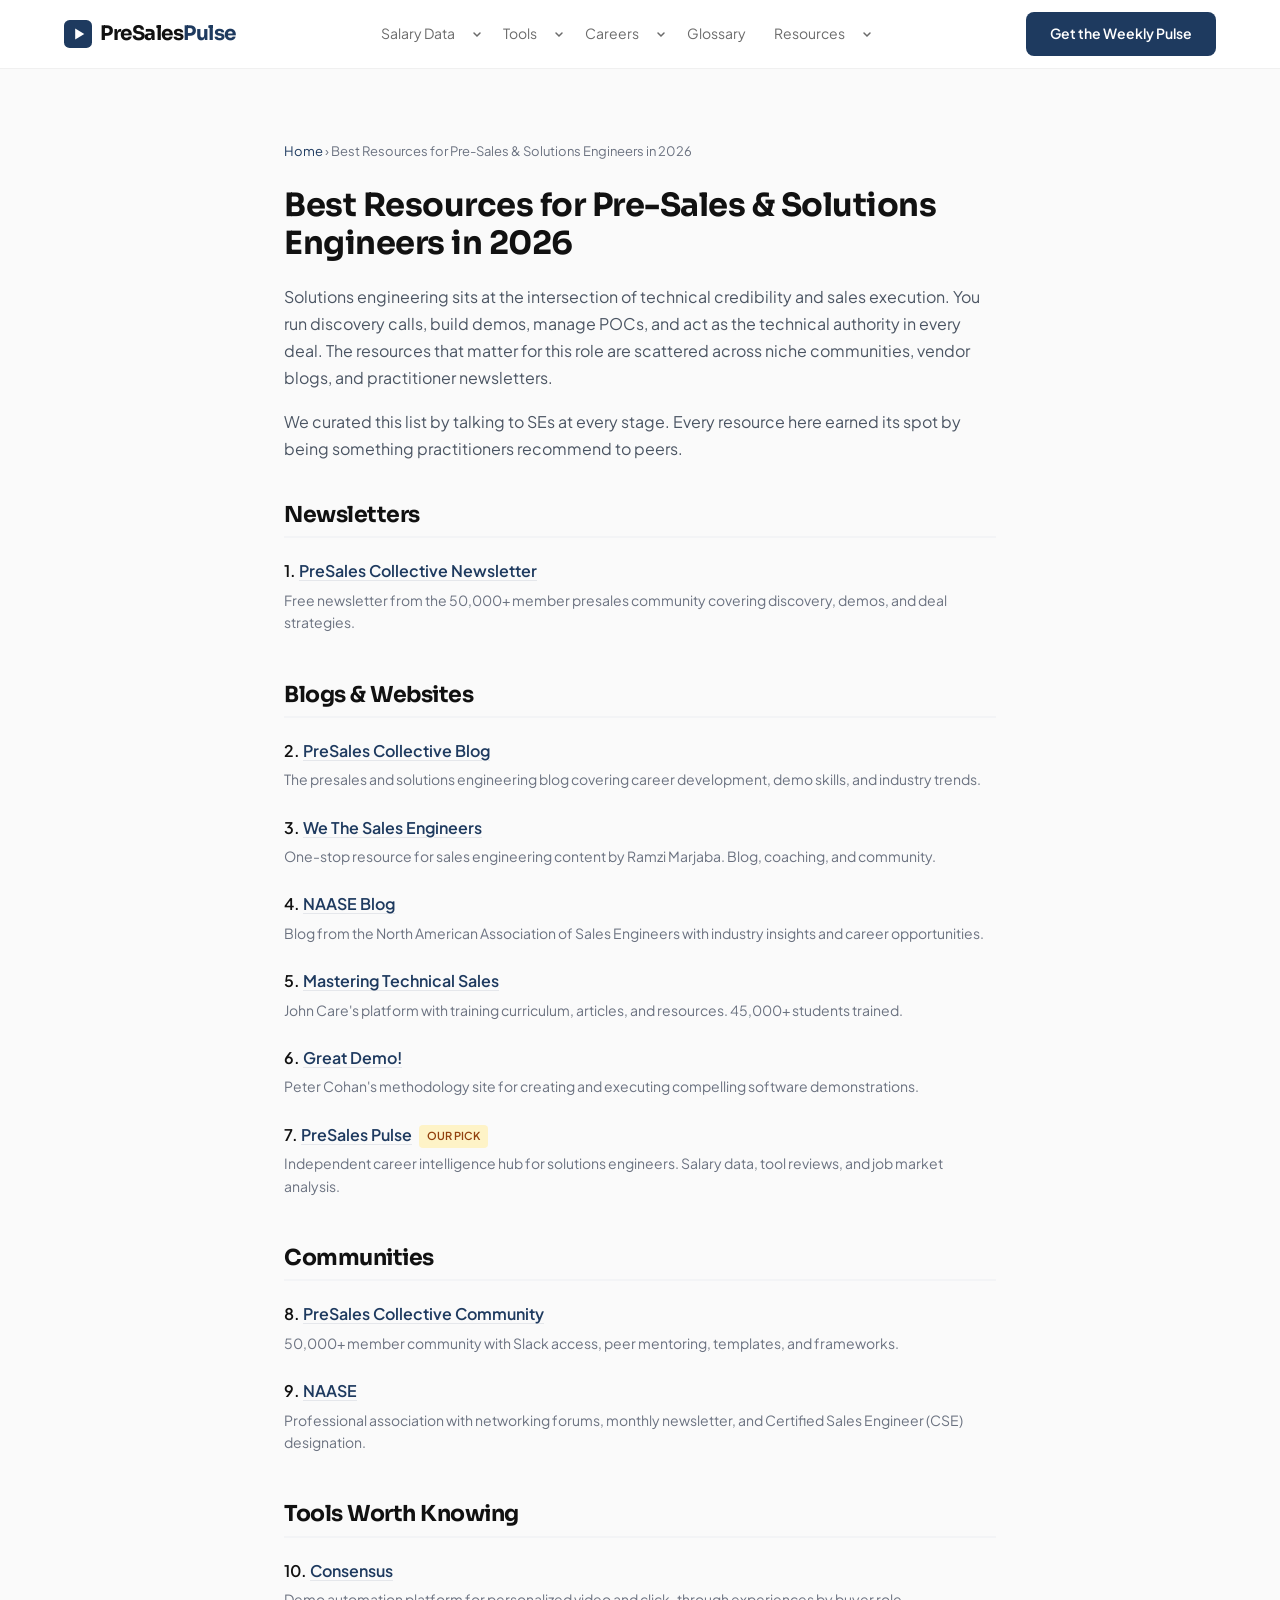
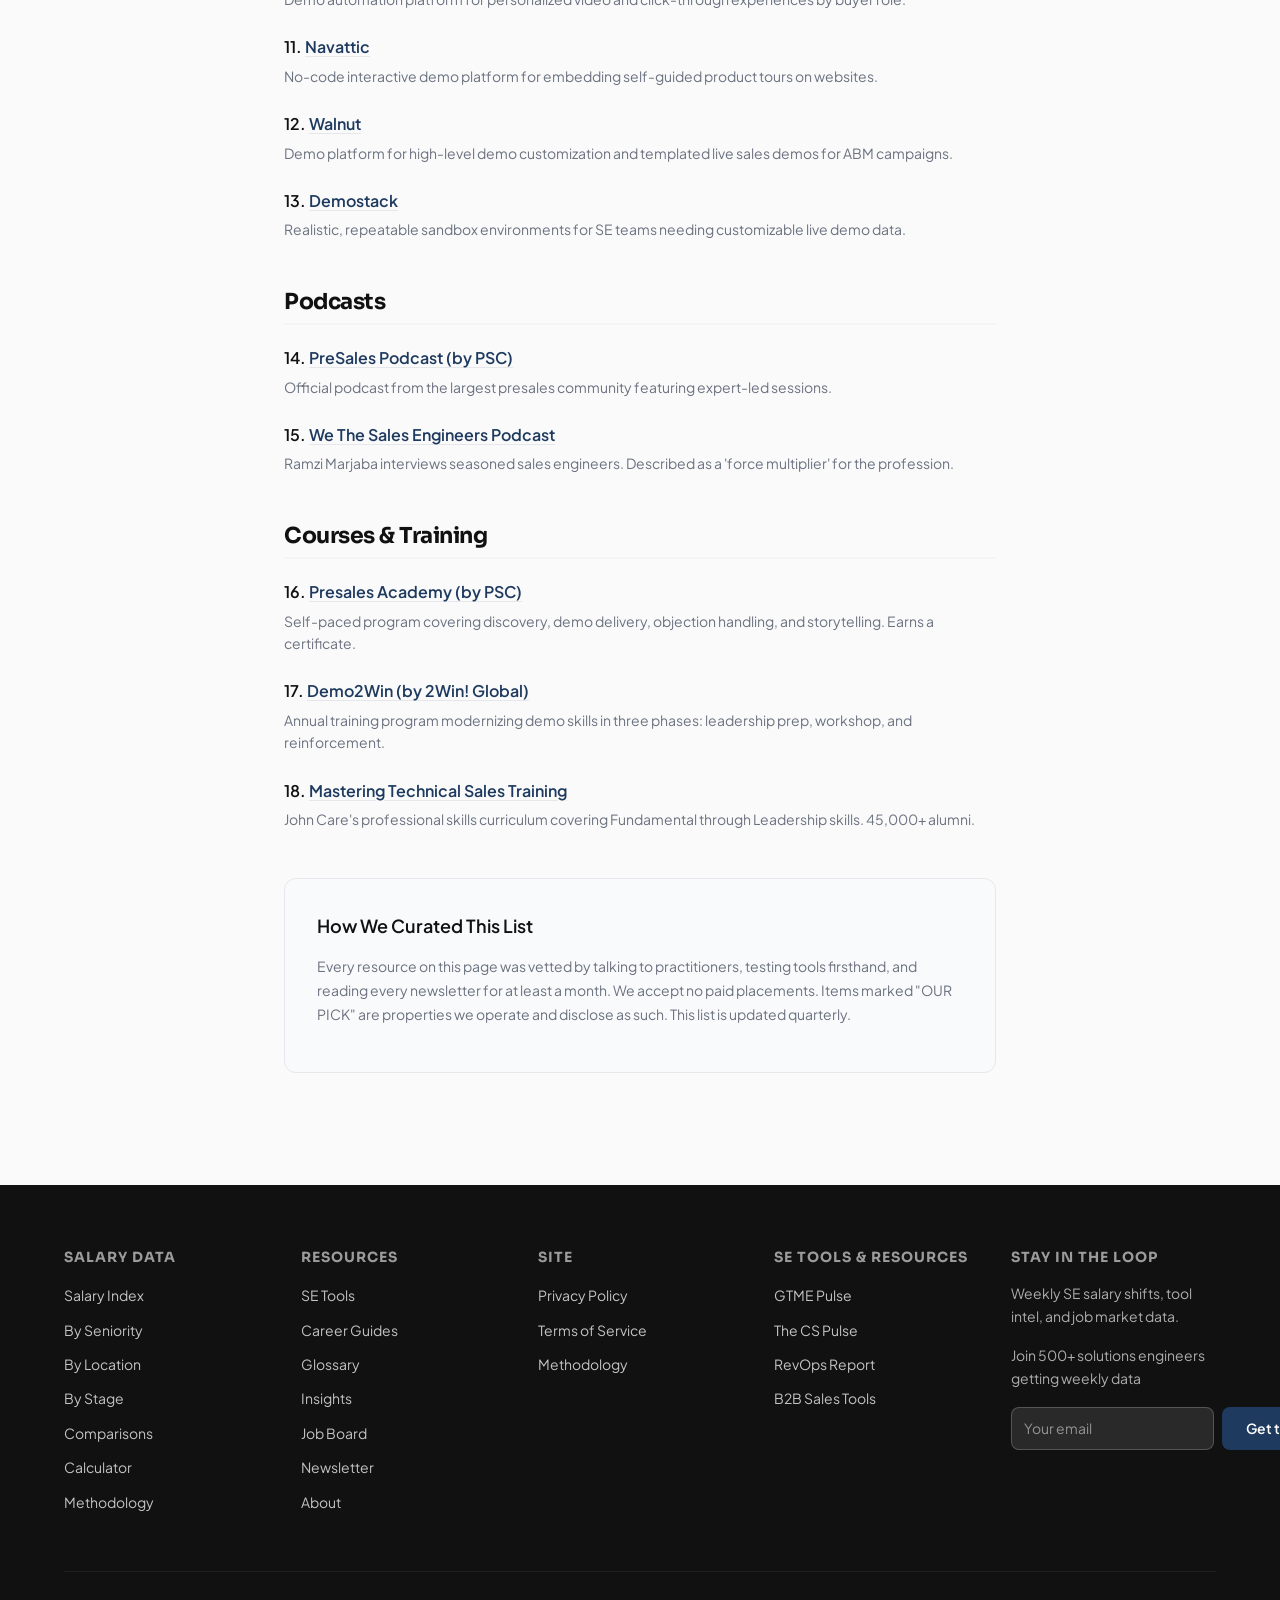
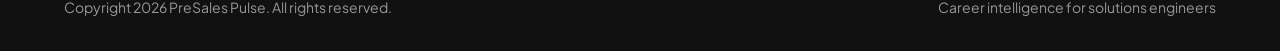
<file: static/best-presales-resources/index.html>
<!DOCTYPE html>
<html lang="en">
<head>
    <meta charset="UTF-8">
    <meta name="viewport" content="width=device-width, initial-scale=1.0">
    <meta name="theme-color" content="#1E3A5F">
    <title>Best Resources for Pre-Sales & Solutions Engineers in 2026</title>
    <meta name="description" content="Curated list of the best newsletters, communities, demo tools, podcasts, and career resources for solutions engineers and pre-sales professionals.">
    <link rel="canonical" href="https://thegtmindex.com/presales/">
    <meta name="robots" content="index, follow, max-snippet:-1, max-image-preview:large, max-video-preview:-1">


    <!-- Open Graph -->
    <meta property="og:type" content="website">
    <meta property="og:url" content="https://presalespulse.com/best-presales-resources/">
    <meta property="og:title" content="Best Resources for Pre-Sales & Solutions Engineers in 2026">
    <meta property="og:description" content="Curated list of the best newsletters, communities, demo tools, podcasts, and career resources for solutions engineers and pre-sales professionals.">
    <meta property="og:site_name" content="PreSales Pulse">
    <meta property="og:image" content="https://presalespulse.com/assets/favicons/og-icon-256.png">
    <meta property="og:image:width" content="1200">
    <meta property="og:image:height" content="630">

    <!-- Twitter Card -->
    <meta name="twitter:card" content="summary_large_image">
    <meta name="twitter:title" content="Best Resources for Pre-Sales & Solutions Engineers in 2026">
    <meta name="twitter:description" content="Curated list of the best newsletters, communities, demo tools, podcasts, and career resources for solutions engineers and pre-sales professionals.">
    <meta name="twitter:image" content="https://presalespulse.com/assets/favicons/og-icon-256.png">

    <!-- Favicon -->
    <link rel="icon" type="image/svg+xml" href="/assets/favicons/favicon.svg">
    <link rel="icon" type="image/x-icon" href="/assets/favicons/favicon.ico">
    <link rel="icon" type="image/png" sizes="32x32" href="/assets/favicons/favicon-32x32.png">
    <link rel="icon" type="image/png" sizes="16x16" href="/assets/favicons/favicon-16x16.png">
    <link rel="apple-touch-icon" sizes="180x180" href="/assets/favicons/apple-touch-icon.png">
    <link rel="manifest" href="/assets/favicons/site.webmanifest">

    <!-- Google Fonts -->
    <link rel="preconnect" href="https://fonts.googleapis.com">
    <link rel="preconnect" href="https://fonts.gstatic.com" crossorigin>
    <link href="https://fonts.googleapis.com/css2?family=Sora:wght@400;500;600;700&family=Plus+Jakarta+Sans:wght@400;500;600;700;800&family=Source+Code+Pro:wght@400;500;600;700&display=swap" rel="stylesheet">

    <!-- CSS -->
    <link rel="stylesheet" href="/assets/css/tokens.css">
    <link rel="stylesheet" href="/assets/css/components.css?v=1">
    <link rel="stylesheet" href="/assets/css/styles.css?v=1">

    <!-- Google Analytics 4 -->
    <script async src="https://www.googletagmanager.com/gtag/js?id=G-GKVM8J2662"></script>
    <script>
      window.dataLayer = window.dataLayer || [];
      function gtag(){dataLayer.push(arguments);}
      gtag('js', new Date());
      gtag('config', 'G-GKVM8J2662');
    </script>
</head>
<body>
<nav class="site-nav">
    <div class="nav-container">
        <a href="/" class="nav-brand">
            <svg class="nav-icon" width="28" height="28" viewBox="0 0 80 80"><rect width="80" height="80" rx="16" fill="#1E3A5F"/><polygon points="32,24 32,56 58,40" fill="white"/></svg>
            <span class="nav-wordmark"><span class="nav-wordmark-presales">PreSales</span><span class="nav-wordmark-pulse">Pulse</span></span>
        </a>
        <ul class="nav-links">
            <li class="nav-item nav-item--dropdown">
    <a href="/salary/">Salary Data</a>
    <button class="nav-dropdown-toggle" aria-label="Toggle Salary Data submenu" aria-expanded="false">
        <svg width="12" height="12" viewBox="0 0 12 12" fill="none"><path d="M3 5l3 3 3-3" stroke="currentColor" stroke-width="1.5" stroke-linecap="round"/></svg>
    </button>
    <ul class="nav-dropdown">
        <li><a href="/salary/">Salary Index</a></li>
<li><a href="/salary/by-seniority/">By Seniority</a></li>
<li><a href="/salary/by-location/">By Location</a></li>
<li><a href="/salary/by-company-stage/">By Company Stage</a></li>
<li><a href="/salary/comparisons/">Comparisons</a></li>
<li><a href="/salary/calculator/">Salary Calculator</a></li>

    </ul>
</li>
<li class="nav-item nav-item--dropdown">
    <a href="/tools/">Tools</a>
    <button class="nav-dropdown-toggle" aria-label="Toggle Tools submenu" aria-expanded="false">
        <svg width="12" height="12" viewBox="0 0 12 12" fill="none"><path d="M3 5l3 3 3-3" stroke="currentColor" stroke-width="1.5" stroke-linecap="round"/></svg>
    </button>
    <ul class="nav-dropdown">
        <li><a href="/tools/">Tools Index</a></li>
<li><a href="/tools/category/demo-platforms/">Tool Categories</a></li>

    </ul>
</li>
<li class="nav-item nav-item--dropdown">
    <a href="/careers/">Careers</a>
    <button class="nav-dropdown-toggle" aria-label="Toggle Careers submenu" aria-expanded="false">
        <svg width="12" height="12" viewBox="0 0 12 12" fill="none"><path d="M3 5l3 3 3-3" stroke="currentColor" stroke-width="1.5" stroke-linecap="round"/></svg>
    </button>
    <ul class="nav-dropdown">
        <li><a href="/careers/">Career Guides</a></li>
<li><a href="/careers/what-is-solutions-engineer/">What is an SE?</a></li>

    </ul>
</li>
<li class="nav-item"><a href="/glossary/">Glossary</a></li>
<li class="nav-item nav-item--dropdown">
    <a href="/insights/">Resources</a>
    <button class="nav-dropdown-toggle" aria-label="Toggle Resources submenu" aria-expanded="false">
        <svg width="12" height="12" viewBox="0 0 12 12" fill="none"><path d="M3 5l3 3 3-3" stroke="currentColor" stroke-width="1.5" stroke-linecap="round"/></svg>
    </button>
    <ul class="nav-dropdown">
        <li><a href="/insights/">Insights</a></li>
<li><a href="/jobs/">Job Board</a></li>
<li><a href="/companies/">Companies</a></li>
<li><a href="/reports/">Reports</a></li>

    </ul>
</li>

        </ul>
        <a href="/newsletter/" class="btn btn--primary nav-cta">Get the Weekly Pulse</a>
        <button class="nav-mobile-toggle" aria-label="Menu">
            <svg width="24" height="24" viewBox="0 0 24 24" fill="none"><path d="M4 6h16M4 12h16M4 18h16" stroke="currentColor" stroke-width="2" stroke-linecap="round"/></svg>
        </button>
    </div>
</nav>
<main class="main-content">
<div style="max-width: 760px; margin: 0 auto; padding: 40px 24px 80px;">
<div style="font-size: 13px; color: #6B7280; margin-bottom: 24px;"><a href="/" style="text-decoration:none;">Home</a> &rsaquo; Best Resources for Pre-Sales & Solutions Engineers in 2026</div>
<h1 style="font-size: 32px; font-weight: 700; line-height: 1.2; margin-bottom: 20px; letter-spacing: -0.5px;">Best Resources for Pre-Sales & Solutions Engineers in 2026</h1>
<div style="margin-bottom: 40px;">
<p style="font-size: 16px; color: #4B5563; line-height: 1.7; margin-bottom: 12px;">Solutions engineering sits at the intersection of technical credibility and sales execution. You run discovery calls, build demos, manage POCs, and act as the technical authority in every deal. The resources that matter for this role are scattered across niche communities, vendor blogs, and practitioner newsletters.</p>
<p style="font-size: 16px; color: #4B5563; line-height: 1.7; margin-bottom: 12px;">We curated this list by talking to SEs at every stage. Every resource here earned its spot by being something practitioners recommend to peers.</p>
</div>
<div style="margin-bottom: 48px;">
<h2 style="font-size: 22px; font-weight: 700; margin-bottom: 20px; padding-bottom: 8px; border-bottom: 2px solid #F3F4F6;">Newsletters</h2>
<div style="margin-bottom: 24px;"><div style="font-size: 16px; font-weight: 600; margin-bottom: 4px;">1. <a href="https://www.presalescollective.com/" target="_blank" rel="noopener" style="text-decoration: underline; text-decoration-color: #E5E7EB; text-underline-offset: 3px;">PreSales Collective Newsletter</a></div>
<div style="font-size: 14px; color: #6B7280; line-height: 1.6;">Free newsletter from the 50,000+ member presales community covering discovery, demos, and deal strategies.</div></div>
</div>
<div style="margin-bottom: 48px;">
<h2 style="font-size: 22px; font-weight: 700; margin-bottom: 20px; padding-bottom: 8px; border-bottom: 2px solid #F3F4F6;">Blogs & Websites</h2>
<div style="margin-bottom: 24px;"><div style="font-size: 16px; font-weight: 600; margin-bottom: 4px;">2. <a href="https://www.presalescollective.com/blog" target="_blank" rel="noopener" style="text-decoration: underline; text-decoration-color: #E5E7EB; text-underline-offset: 3px;">PreSales Collective Blog</a></div>
<div style="font-size: 14px; color: #6B7280; line-height: 1.6;">The presales and solutions engineering blog covering career development, demo skills, and industry trends.</div></div>
<div style="margin-bottom: 24px;"><div style="font-size: 16px; font-weight: 600; margin-bottom: 4px;">3. <a href="https://wethesalesengineers.com/" target="_blank" rel="noopener" style="text-decoration: underline; text-decoration-color: #E5E7EB; text-underline-offset: 3px;">We The Sales Engineers</a></div>
<div style="font-size: 14px; color: #6B7280; line-height: 1.6;">One-stop resource for sales engineering content by Ramzi Marjaba. Blog, coaching, and community.</div></div>
<div style="margin-bottom: 24px;"><div style="font-size: 16px; font-weight: 600; margin-bottom: 4px;">4. <a href="https://sales-engineering.org/blog/" target="_blank" rel="noopener" style="text-decoration: underline; text-decoration-color: #E5E7EB; text-underline-offset: 3px;">NAASE Blog</a></div>
<div style="font-size: 14px; color: #6B7280; line-height: 1.6;">Blog from the North American Association of Sales Engineers with industry insights and career opportunities.</div></div>
<div style="margin-bottom: 24px;"><div style="font-size: 16px; font-weight: 600; margin-bottom: 4px;">5. <a href="https://masteringtechnicalsales.com/" target="_blank" rel="noopener" style="text-decoration: underline; text-decoration-color: #E5E7EB; text-underline-offset: 3px;">Mastering Technical Sales</a></div>
<div style="font-size: 14px; color: #6B7280; line-height: 1.6;">John Care's platform with training curriculum, articles, and resources. 45,000+ students trained.</div></div>
<div style="margin-bottom: 24px;"><div style="font-size: 16px; font-weight: 600; margin-bottom: 4px;">6. <a href="https://greatdemo.com/" target="_blank" rel="noopener" style="text-decoration: underline; text-decoration-color: #E5E7EB; text-underline-offset: 3px;">Great Demo!</a></div>
<div style="font-size: 14px; color: #6B7280; line-height: 1.6;">Peter Cohan's methodology site for creating and executing compelling software demonstrations.</div></div>
<div style="margin-bottom: 24px;"><div style="font-size: 16px; font-weight: 600; margin-bottom: 4px;">7. <a href="https://presalespulse.com/" target="_blank" rel="noopener" style="text-decoration: underline; text-decoration-color: #E5E7EB; text-underline-offset: 3px;">PreSales Pulse</a> <span style="display:inline-block;background:#FEF3C7;color:#92400E;font-size:11px;padding:2px 8px;border-radius:4px;font-weight:600;vertical-align:middle;margin-left:4px;">OUR PICK</span></div>
<div style="font-size: 14px; color: #6B7280; line-height: 1.6;">Independent career intelligence hub for solutions engineers. Salary data, tool reviews, and job market analysis.</div></div>
</div>
<div style="margin-bottom: 48px;">
<h2 style="font-size: 22px; font-weight: 700; margin-bottom: 20px; padding-bottom: 8px; border-bottom: 2px solid #F3F4F6;">Communities</h2>
<div style="margin-bottom: 24px;"><div style="font-size: 16px; font-weight: 600; margin-bottom: 4px;">8. <a href="https://www.presalescollective.com/community-overview" target="_blank" rel="noopener" style="text-decoration: underline; text-decoration-color: #E5E7EB; text-underline-offset: 3px;">PreSales Collective Community</a></div>
<div style="font-size: 14px; color: #6B7280; line-height: 1.6;">50,000+ member community with Slack access, peer mentoring, templates, and frameworks.</div></div>
<div style="margin-bottom: 24px;"><div style="font-size: 16px; font-weight: 600; margin-bottom: 4px;">9. <a href="https://sales-engineering.org/" target="_blank" rel="noopener" style="text-decoration: underline; text-decoration-color: #E5E7EB; text-underline-offset: 3px;">NAASE</a></div>
<div style="font-size: 14px; color: #6B7280; line-height: 1.6;">Professional association with networking forums, monthly newsletter, and Certified Sales Engineer (CSE) designation.</div></div>
</div>
<div style="margin-bottom: 48px;">
<h2 style="font-size: 22px; font-weight: 700; margin-bottom: 20px; padding-bottom: 8px; border-bottom: 2px solid #F3F4F6;">Tools Worth Knowing</h2>
<div style="margin-bottom: 24px;"><div style="font-size: 16px; font-weight: 600; margin-bottom: 4px;">10. <a href="https://goconsensus.com/" target="_blank" rel="noopener" style="text-decoration: underline; text-decoration-color: #E5E7EB; text-underline-offset: 3px;">Consensus</a></div>
<div style="font-size: 14px; color: #6B7280; line-height: 1.6;">Demo automation platform for personalized video and click-through experiences by buyer role.</div></div>
<div style="margin-bottom: 24px;"><div style="font-size: 16px; font-weight: 600; margin-bottom: 4px;">11. <a href="https://www.navattic.com/" target="_blank" rel="noopener" style="text-decoration: underline; text-decoration-color: #E5E7EB; text-underline-offset: 3px;">Navattic</a></div>
<div style="font-size: 14px; color: #6B7280; line-height: 1.6;">No-code interactive demo platform for embedding self-guided product tours on websites.</div></div>
<div style="margin-bottom: 24px;"><div style="font-size: 16px; font-weight: 600; margin-bottom: 4px;">12. <a href="https://www.walnut.io/" target="_blank" rel="noopener" style="text-decoration: underline; text-decoration-color: #E5E7EB; text-underline-offset: 3px;">Walnut</a></div>
<div style="font-size: 14px; color: #6B7280; line-height: 1.6;">Demo platform for high-level demo customization and templated live sales demos for ABM campaigns.</div></div>
<div style="margin-bottom: 24px;"><div style="font-size: 16px; font-weight: 600; margin-bottom: 4px;">13. <a href="https://www.demostack.com/" target="_blank" rel="noopener" style="text-decoration: underline; text-decoration-color: #E5E7EB; text-underline-offset: 3px;">Demostack</a></div>
<div style="font-size: 14px; color: #6B7280; line-height: 1.6;">Realistic, repeatable sandbox environments for SE teams needing customizable live demo data.</div></div>
</div>
<div style="margin-bottom: 48px;">
<h2 style="font-size: 22px; font-weight: 700; margin-bottom: 20px; padding-bottom: 8px; border-bottom: 2px solid #F3F4F6;">Podcasts</h2>
<div style="margin-bottom: 24px;"><div style="font-size: 16px; font-weight: 600; margin-bottom: 4px;">14. <a href="https://www.presalescollective.com/podcast" target="_blank" rel="noopener" style="text-decoration: underline; text-decoration-color: #E5E7EB; text-underline-offset: 3px;">PreSales Podcast (by PSC)</a></div>
<div style="font-size: 14px; color: #6B7280; line-height: 1.6;">Official podcast from the largest presales community featuring expert-led sessions.</div></div>
<div style="margin-bottom: 24px;"><div style="font-size: 16px; font-weight: 600; margin-bottom: 4px;">15. <a href="https://wethesalesengineers.com/podcasts/" target="_blank" rel="noopener" style="text-decoration: underline; text-decoration-color: #E5E7EB; text-underline-offset: 3px;">We The Sales Engineers Podcast</a></div>
<div style="font-size: 14px; color: #6B7280; line-height: 1.6;">Ramzi Marjaba interviews seasoned sales engineers. Described as a 'force multiplier' for the profession.</div></div>
</div>
<div style="margin-bottom: 48px;">
<h2 style="font-size: 22px; font-weight: 700; margin-bottom: 20px; padding-bottom: 8px; border-bottom: 2px solid #F3F4F6;">Courses & Training</h2>
<div style="margin-bottom: 24px;"><div style="font-size: 16px; font-weight: 600; margin-bottom: 4px;">16. <a href="https://www.presalescollective.com/academy" target="_blank" rel="noopener" style="text-decoration: underline; text-decoration-color: #E5E7EB; text-underline-offset: 3px;">Presales Academy (by PSC)</a></div>
<div style="font-size: 14px; color: #6B7280; line-height: 1.6;">Self-paced program covering discovery, demo delivery, objection handling, and storytelling. Earns a certificate.</div></div>
<div style="margin-bottom: 24px;"><div style="font-size: 16px; font-weight: 600; margin-bottom: 4px;">17. <a href="https://www.2winglobal.com/programs/demo2win/" target="_blank" rel="noopener" style="text-decoration: underline; text-decoration-color: #E5E7EB; text-underline-offset: 3px;">Demo2Win (by 2Win! Global)</a></div>
<div style="font-size: 14px; color: #6B7280; line-height: 1.6;">Annual training program modernizing demo skills in three phases: leadership prep, workshop, and reinforcement.</div></div>
<div style="margin-bottom: 24px;"><div style="font-size: 16px; font-weight: 600; margin-bottom: 4px;">18. <a href="https://masteringtechnicalsales.com/" target="_blank" rel="noopener" style="text-decoration: underline; text-decoration-color: #E5E7EB; text-underline-offset: 3px;">Mastering Technical Sales Training</a></div>
<div style="font-size: 14px; color: #6B7280; line-height: 1.6;">John Care's professional skills curriculum covering Fundamental through Leadership skills. 45,000+ alumni.</div></div>
</div>
<div style="margin-top: 48px; padding: 32px; background: #F9FAFB; border-radius: 12px; border: 1px solid #E5E7EB;">
<div style="font-size: 18px; font-weight: 600; margin-bottom: 12px;">How We Curated This List</div>
<p style="font-size: 14px; color: #6B7280; line-height: 1.7;">Every resource on this page was vetted by talking to practitioners, testing tools firsthand, and reading every newsletter for at least a month. We accept no paid placements. Items marked "OUR PICK" are properties we operate and disclose as such. This list is updated quarterly.</p>
</div></div>

</main>
<footer class="site-footer">
    <div class="footer-container">
        <div class="footer-grid">
            <div class="footer-column">
    <h4>Salary Data</h4>
    <ul>
        <li><a href="/salary/">Salary Index</a></li>
<li><a href="/salary/by-seniority/">By Seniority</a></li>
<li><a href="/salary/by-location/">By Location</a></li>
<li><a href="/salary/by-company-stage/">By Stage</a></li>
<li><a href="/salary/comparisons/">Comparisons</a></li>
<li><a href="/salary/calculator/">Calculator</a></li>
<li><a href="/salary/methodology/">Methodology</a></li>

    </ul>
</div>
<div class="footer-column">
    <h4>Resources</h4>
    <ul>
        <li><a href="/tools/">SE Tools</a></li>
<li><a href="/careers/">Career Guides</a></li>
<li><a href="/glossary/">Glossary</a></li>
<li><a href="/insights/">Insights</a></li>
<li><a href="/jobs/">Job Board</a></li>
<li><a href="/newsletter/">Newsletter</a></li>
<li><a href="/about/">About</a></li>

    </ul>
</div>
<div class="footer-column">
    <h4>Site</h4>
    <ul>
        <li><a href="/privacy/">Privacy Policy</a></li>
<li><a href="/terms/">Terms of Service</a></li>
<li><a href="/salary/methodology/">Methodology</a></li>

    </ul>
</div>
<div class="footer-column">
    <h4>SE Tools & Resources</h4>
    <ul>
        <li><a href="https://gtmepulse.com" target="_blank" rel="noopener">GTME Pulse</a></li>
<li><a href="https://thecspulse.com" target="_blank" rel="noopener">The CS Pulse</a></li>
<li><a href="https://therevopsreport.com" target="_blank" rel="noopener">RevOps Report</a></li>
<li><a href="https://b2bsalestools.com" target="_blank" rel="noopener">B2B Sales Tools</a></li>

    </ul>
</div>

            <div class="footer-column footer-newsletter">
                <h4>Stay in the loop</h4>
                <p>Weekly SE salary shifts, tool intel, and job market data.</p>
                <p class="signup-proof">Join 500+ solutions engineers getting weekly data</p>
                <form class="footer-newsletter-form" onsubmit="return false;">
                    <input type="email" placeholder="Your email" aria-label="Email address" required>
                    <button type="submit" class="btn btn--primary">Get the Weekly Pulse</button>
                </form>
            </div>
        </div>
        <div class="footer-bottom">
            <span>Copyright 2026 PreSales Pulse. All rights reserved.</span>
            <span>Career intelligence for solutions engineers</span>
        </div>
    </div>
</footer>
<script>
(function(){
    // Mobile nav toggle
    var toggle = document.querySelector('.nav-mobile-toggle');
    var links = document.querySelector('.nav-links');
    if (toggle && links) {
        toggle.addEventListener('click', function() {
            links.classList.toggle('open');
            toggle.classList.toggle('open');
        });
    }
    // Dropdown toggles
    var dropdowns = document.querySelectorAll('.nav-dropdown-toggle');
    dropdowns.forEach(function(btn) {
        btn.addEventListener('click', function(e) {
            e.preventDefault();
            e.stopPropagation();
            var parent = btn.closest('.nav-item--dropdown');
            if (parent) {
                parent.classList.toggle('open');
                btn.setAttribute('aria-expanded',
                    parent.classList.contains('open') ? 'true' : 'false');
            }
        });
    });
    // Newsletter signup
    var SIGNUP_URL = 'https://presales-newsletter-signup.rome-workers.workers.dev/subscribe';
    document.querySelectorAll('.hero-signup, .footer-newsletter-form, .newsletter-cta-form').forEach(function(form) {
        form.onsubmit = function(e) {
            e.preventDefault();
            var emailInput = form.querySelector('input[type="email"]');
            var btn = form.querySelector('button');
            var email = emailInput ? emailInput.value.trim() : '';
            if (!email) return;
            var origText = btn.textContent;
            btn.textContent = 'Subscribing...';
            btn.disabled = true;
            fetch(SIGNUP_URL, {
                method: 'POST',
                headers: {'Content-Type': 'application/json'},
                body: JSON.stringify({email: email, list: 'presales-pulse'})
            })
            .then(function(r) { return r.json(); })
            .then(function(data) {
                if (data.success) {
                    if (typeof gtag === 'function') { gtag('event', 'newsletter_signup', {'event_category': 'engagement', 'event_label': email}); }
                    form.innerHTML = '<p style="color: var(--psp-accent); font-weight: 600;">You\'re in! Check your inbox.</p>';
                } else {
                    btn.textContent = origText;
                    btn.disabled = false;
                    var err = document.createElement('p');
                    err.style.cssText = 'color: #ef4444; font-size: 0.85rem; margin-top: 0.5rem;';
                    err.textContent = data.error || 'Something went wrong. Try again.';
                    var existing = form.querySelector('.signup-error');
                    if (existing) existing.remove();
                    err.className = 'signup-error';
                    form.appendChild(err);
                }
            })
            .catch(function() {
                btn.textContent = origText;
                btn.disabled = false;
                var err = document.createElement('p');
                err.style.cssText = 'color: #ef4444; font-size: 0.85rem; margin-top: 0.5rem;';
                err.textContent = 'Connection error. Please try again.';
                var existing = form.querySelector('.signup-error');
                if (existing) existing.remove();
                err.className = 'signup-error';
                form.appendChild(err);
            });
        };
    });
})();
</script>
</body>
</html>
</file>
<file: assets/css/tokens.css>
/* ============================================================
   PreSales Pulse — Design Tokens
   Direction: Navy Command
   Generated: 2026-04-10
   ============================================================ */

:root {
  /* ---- Backgrounds ---- */
  --psp-bg-primary: #FAFAFA;
  --psp-bg-surface: #FFFFFF;
  --psp-bg-tinted: #EFF6FF;
  --psp-bg-dark: #111111;
  --psp-bg-dark-surface: #1A1A1A;

  /* ---- Accent: Navy Command ---- */
  --psp-accent: #1E3A5F;
  --psp-accent-hover: #2563EB;
  --psp-accent-active: #172554;
  --psp-accent-subtle: #EFF6FF;
  --psp-accent-rgb: 30, 58, 95;           /* for rgba() usage */

  /* ---- Text ---- */
  --psp-text-primary: #111111;
  --psp-text-secondary: #6B6B6B;
  --psp-text-tertiary: #9B9B9B;
  --psp-text-inverse: #F0F0F0;
  --psp-text-on-accent: #FFFFFF;

  /* ---- Borders & Dividers ---- */
  --psp-border: #E5E5E5;
  --psp-border-subtle: #F0F0F0;
  --psp-border-strong: #D4D4D4;

  /* ---- Typography ---- */
  --psp-font-heading: 'Sora', system-ui, -apple-system, sans-serif;
  --psp-font-body: 'Plus Jakarta Sans', system-ui, -apple-system, sans-serif;
  --psp-font-mono: 'Source Code Pro', 'Menlo', 'Monaco', monospace;

  /* ---- Font Sizes (fluid) ---- */
  --psp-text-xs: clamp(0.6875rem, 0.65rem + 0.15vw, 0.75rem);    /* 11-12px */
  --psp-text-sm: clamp(0.8125rem, 0.78rem + 0.15vw, 0.875rem);   /* 13-14px */
  --psp-text-base: clamp(0.9375rem, 0.9rem + 0.15vw, 1rem);      /* 15-16px */
  --psp-text-lg: clamp(1.125rem, 1.05rem + 0.3vw, 1.25rem);      /* 18-20px */
  --psp-text-xl: clamp(1.375rem, 1.2rem + 0.6vw, 1.75rem);       /* 22-28px */
  --psp-text-2xl: clamp(1.75rem, 1.5rem + 1vw, 2.5rem);          /* 28-40px */
  --psp-text-3xl: clamp(2.25rem, 1.8rem + 1.5vw, 3.5rem);        /* 36-56px */

  /* ---- Font Weights ---- */
  --psp-weight-normal: 400;
  --psp-weight-medium: 500;
  --psp-weight-semibold: 600;
  --psp-weight-bold: 700;
  --psp-weight-extrabold: 800;

  /* ---- Spacing Scale ---- */
  --psp-space-1: 0.25rem;   /* 4px */
  --psp-space-2: 0.5rem;    /* 8px */
  --psp-space-3: 0.75rem;   /* 12px */
  --psp-space-4: 1rem;      /* 16px */
  --psp-space-6: 1.5rem;    /* 24px */
  --psp-space-8: 2rem;      /* 32px */
  --psp-space-12: 3rem;     /* 48px */
  --psp-space-16: 4rem;     /* 64px */
  --psp-space-24: 6rem;     /* 96px */

  /* ---- Radius ---- */
  --psp-radius-sm: 4px;
  --psp-radius-md: 8px;
  --psp-radius-lg: 12px;
  --psp-radius-xl: 16px;
  --psp-radius-full: 9999px;

  /* ---- Shadows ---- */
  --psp-shadow-sm: 0 1px 2px rgba(0, 0, 0, 0.05);
  --psp-shadow-md: 0 4px 12px rgba(0, 0, 0, 0.08);
  --psp-shadow-lg: 0 8px 24px rgba(0, 0, 0, 0.12);
  --psp-shadow-accent: 0 4px 16px rgba(var(--psp-accent-rgb), 0.25);

  /* ---- Transitions ---- */
  --psp-ease: cubic-bezier(0.16, 1, 0.3, 1);
  --psp-duration-fast: 150ms;
  --psp-duration-normal: 250ms;
  --psp-duration-slow: 400ms;

  /* ---- Z-Index ---- */
  --psp-z-dropdown: 100;
  --psp-z-sticky: 200;
  --psp-z-modal: 300;
  --psp-z-toast: 400;
}

/* ---- Dark Mode Override ---- */
@media (prefers-color-scheme: dark) {
  :root {
    --psp-bg-primary: #0F172A;
    --psp-bg-surface: #1E293B;
    --psp-bg-tinted: #1E293B;
    --psp-text-primary: #F1F5F9;
    --psp-text-secondary: #94A3B8;
    --psp-text-tertiary: #64748B;
    --psp-text-inverse: #0F172A;
    --psp-accent: #2563EB;
    --psp-accent-hover: #3B82F6;
    --psp-accent-rgb: 37, 99, 235;
    --psp-border: #334155;
    --psp-border-subtle: #1E293B;
    --psp-border-strong: #475569;
    --psp-shadow-sm: 0 1px 2px rgba(0, 0, 0, 0.2);
    --psp-shadow-md: 0 4px 12px rgba(0, 0, 0, 0.3);
    --psp-shadow-lg: 0 8px 24px rgba(0, 0, 0, 0.4);
  }
}

/* ---- Utility: force dark on specific containers ---- */
[data-theme="dark"] {
  --psp-bg-primary: #0F172A;
  --psp-bg-surface: #1E293B;
  --psp-bg-tinted: #1E293B;
  --psp-text-primary: #F1F5F9;
  --psp-text-secondary: #94A3B8;
  --psp-text-tertiary: #64748B;
  --psp-text-inverse: #0F172A;
  --psp-accent: #2563EB;
  --psp-accent-hover: #3B82F6;
  --psp-accent-rgb: 37, 99, 235;
  --psp-border: #334155;
  --psp-border-subtle: #1E293B;
  --psp-border-strong: #475569;
}
</file>
<file: assets/css/components.css>
/* ============================================================
   PreSales Pulse — Reusable Components
   Layer 2 of 3: tokens.css -> components.css -> styles.css
   All values reference --psp-* tokens. Zero hardcoded hex. No forced specificity.
   ============================================================ */

/* ---- Reset ---- */
*, *::before, *::after {
    box-sizing: border-box;
}

body {
    margin: 0;
    font-family: var(--psp-font-body);
    color: var(--psp-text-primary);
    background: var(--psp-bg-primary);
    line-height: 1.65;
    font-size: var(--psp-text-base);
    -webkit-font-smoothing: antialiased;
    -moz-osx-font-smoothing: grayscale;
}

/* ---- Links ---- */
a {
    color: var(--psp-accent);
    text-decoration: none;
    transition: color var(--psp-duration-fast) var(--psp-ease);
}

a:hover {
    color: var(--psp-accent-hover);
}

/* ---- Headings ---- */
h1, h2, h3, h4, h5, h6 {
    font-family: var(--psp-font-heading);
    font-weight: var(--psp-weight-bold);
    color: var(--psp-text-primary);
    line-height: 1.2;
    margin-top: 0;
}

h1 { font-size: var(--psp-text-3xl); letter-spacing: -1px; }
h2 { font-size: var(--psp-text-2xl); letter-spacing: -0.5px; }
h3 { font-size: var(--psp-text-xl); }
h4 { font-size: var(--psp-text-lg); }
h5 { font-size: var(--psp-text-base); }
h6 { font-size: var(--psp-text-sm); }

/* ---- Container ---- */
.container {
    max-width: 1200px;
    margin: 0 auto;
    padding: 0 var(--psp-space-6);
}

/* ---- Buttons ---- */
.btn {
    display: inline-flex;
    align-items: center;
    justify-content: center;
    gap: var(--psp-space-2);
    padding: var(--psp-space-3) var(--psp-space-6);
    border-radius: var(--psp-radius-md);
    font-family: var(--psp-font-body);
    font-weight: var(--psp-weight-semibold);
    font-size: var(--psp-text-sm);
    text-decoration: none;
    cursor: pointer;
    transition: all var(--psp-duration-fast) var(--psp-ease);
    border: none;
    line-height: 1.4;
}

.btn--primary {
    background: var(--psp-accent);
    color: var(--psp-text-on-accent);
}

.btn--primary:hover {
    background: var(--psp-accent-hover);
    box-shadow: var(--psp-shadow-accent);
    color: var(--psp-text-on-accent);
}

.btn--primary:active {
    background: var(--psp-accent-active);
}

.btn--ghost {
    background: transparent;
    color: var(--psp-text-primary);
    border: 1px solid var(--psp-border);
}

.btn--ghost:hover {
    background: var(--psp-bg-primary);
    border-color: var(--psp-accent-hover);
    color: var(--psp-accent-hover);
}

/* ---- Cards ---- */
.card {
    background: var(--psp-bg-surface);
    border: 1px solid var(--psp-border);
    border-radius: var(--psp-radius-xl);
    padding: var(--psp-space-6);
}

.card-grid {
    display: grid;
    grid-template-columns: repeat(auto-fill, minmax(300px, 1fr));
    gap: var(--psp-space-6);
}

/* ---- Stat Blocks ---- */
.stat-grid {
    display: grid;
    grid-template-columns: repeat(auto-fit, minmax(150px, 1fr));
    gap: var(--psp-space-4);
}

.stat-block {
    text-align: center;
}

.stat-value {
    display: block;
    font-family: var(--psp-font-heading);
    font-size: var(--psp-text-2xl);
    font-weight: var(--psp-weight-bold);
    color: var(--psp-text-primary);
    white-space: nowrap;
}

.stat-label {
    display: block;
    font-size: var(--psp-text-sm);
    color: var(--psp-text-secondary);
    margin-top: var(--psp-space-1);
}

/* ---- Breadcrumb ---- */
.breadcrumb {
    font-size: var(--psp-text-sm);
    color: var(--psp-text-secondary);
    margin-bottom: var(--psp-space-4);
}

.breadcrumb-link {
    color: var(--psp-text-secondary);
    text-decoration: none;
}

.breadcrumb-link:hover {
    color: var(--psp-accent-hover);
}

.breadcrumb-sep {
    margin: 0 var(--psp-space-2);
}

.breadcrumb-current {
    color: var(--psp-text-primary);
}

/* ---- Data Tables ---- */
.data-table {
    width: 100%;
    border-collapse: collapse;
}

.data-table th,
.data-table td {
    padding: var(--psp-space-3) var(--psp-space-4);
    text-align: left;
    border-bottom: 1px solid var(--psp-border-subtle);
}

.data-table th {
    font-weight: var(--psp-weight-semibold);
    font-size: var(--psp-text-sm);
    color: var(--psp-text-secondary);
}

/* ---- FAQ ---- */
.faq-section {
    margin-top: var(--psp-space-12);
}

.faq-item {
    border-bottom: 1px solid var(--psp-border-subtle);
    padding: var(--psp-space-4) 0;
}

.faq-question {
    font-family: var(--psp-font-heading);
    font-weight: var(--psp-weight-semibold);
}

.faq-answer {
    color: var(--psp-text-secondary);
    margin-top: var(--psp-space-2);
}

/* ---- Newsletter CTA ---- */
.newsletter-cta {
    background: var(--psp-bg-dark);
    color: #F0F0F0;
    border-radius: var(--psp-radius-lg);
    padding: var(--psp-space-12) var(--psp-space-8);
    text-align: center;
}

.newsletter-cta h2 {
    color: #F0F0F0;
}

.newsletter-cta p {
    color: rgba(255, 255, 255, 0.7);
}

.newsletter-cta-form {
    display: flex;
    gap: var(--psp-space-2);
    max-width: 460px;
    margin: 0 auto;
}

.newsletter-cta-form input {
    flex: 1;
    padding: var(--psp-space-3) var(--psp-space-4);
    border-radius: var(--psp-radius-md);
    border: 1px solid rgba(255, 255, 255, 0.2);
    background: rgba(255, 255, 255, 0.1);
    color: #F0F0F0;
    font-family: var(--psp-font-body);
    font-size: var(--psp-text-base);
}

.newsletter-cta-form input::placeholder {
    color: rgba(255, 255, 255, 0.5);
}

.newsletter-cta-form input:focus {
    outline: none;
    border-color: var(--psp-accent-hover);
}

/* ---- Page Header ---- */
.page-header {
    padding: var(--psp-space-12) 0 var(--psp-space-8);
}

.page-header h1 {
    font-family: var(--psp-font-heading);
    font-weight: var(--psp-weight-bold);
    letter-spacing: -0.5px;
}

/* ---- Source Citation ---- */
.source-citation {
    margin-top: var(--psp-space-6);
    padding: var(--psp-space-4);
    border-left: 3px solid var(--psp-accent);
    background: var(--psp-bg-surface);
    border-radius: 0 var(--psp-radius-sm) var(--psp-radius-sm) 0;
    font-size: var(--psp-text-sm);
    color: var(--psp-text-secondary);
}

/* ---- Related Links ---- */
.related-links {
    margin-top: var(--psp-space-12);
    padding-top: var(--psp-space-8);
    border-top: 1px solid var(--psp-border-subtle);
}

/* ---- Tags / Badges ---- */
.tag {
    display: inline-block;
    font-size: var(--psp-text-xs);
    font-weight: var(--psp-weight-semibold);
    padding: var(--psp-space-1) var(--psp-space-2);
    border-radius: var(--psp-radius-sm);
    background: var(--psp-accent-subtle);
    color: var(--psp-accent);
    letter-spacing: 0.3px;
}

.tag--outline {
    background: transparent;
    border: 1px solid var(--psp-border);
    color: var(--psp-text-secondary);
}

.badge {
    display: inline-flex;
    align-items: center;
    gap: var(--psp-space-1);
    font-size: var(--psp-text-xs);
    font-weight: var(--psp-weight-semibold);
    padding: var(--psp-space-1) var(--psp-space-3);
    border-radius: var(--psp-radius-full);
    background: var(--psp-accent-subtle);
    color: var(--psp-accent);
}

.badge--dark {
    background: var(--psp-accent);
    color: var(--psp-text-on-accent);
}
</file>
<file: assets/css/styles.css>
/* ============================================================
   PreSales Pulse — Page-Scoped & Structural Styles
   Layer 3 of 3: tokens.css -> components.css -> styles.css
   All values reference --psp-* tokens. Zero hardcoded hex. No forced specificity.
   ============================================================ */

/* ---- Site Navigation ---- */
.site-nav {
    position: sticky;
    top: 0;
    background: var(--psp-bg-surface);
    border-bottom: 1px solid var(--psp-border-subtle);
    z-index: var(--psp-z-sticky);
}

.nav-container {
    max-width: 1200px;
    margin: 0 auto;
    display: flex;
    align-items: center;
    justify-content: space-between;
    padding: var(--psp-space-3) var(--psp-space-6);
}

.nav-brand {
    display: flex;
    align-items: center;
    text-decoration: none;
    gap: var(--psp-space-2);
}

.nav-icon {
    flex-shrink: 0;
}

.nav-wordmark {
    font-family: var(--psp-font-heading);
    font-weight: 700;
    font-size: 1.25rem;
    letter-spacing: -0.5px;
    line-height: 1;
}

.nav-wordmark-presales {
    color: var(--psp-text-primary);
}

.nav-wordmark-pulse {
    color: var(--psp-accent);
}

.nav-links {
    display: flex;
    align-items: center;
    gap: var(--psp-space-1);
    list-style: none;
    margin: 0;
    padding: 0;
}

.nav-item a {
    display: block;
    padding: var(--psp-space-2) var(--psp-space-3);
    font-size: var(--psp-text-sm);
    color: var(--psp-text-secondary);
    text-decoration: none;
    border-radius: var(--psp-radius-sm);
    transition: background var(--psp-duration-fast) var(--psp-ease),
                color var(--psp-duration-fast) var(--psp-ease);
}

.nav-item a:hover {
    background: var(--psp-bg-primary);
    color: var(--psp-text-primary);
}

.nav-item a.active {
    color: var(--psp-text-primary);
    font-weight: var(--psp-weight-semibold);
}

/* Nav dropdown */
.nav-item--dropdown {
    position: relative;
    display: flex;
    align-items: center;
}

.nav-dropdown-toggle {
    display: inline-flex;
    align-items: center;
    background: none;
    border: none;
    padding: var(--psp-space-1);
    cursor: pointer;
    color: var(--psp-text-secondary);
    transition: transform var(--psp-duration-fast) var(--psp-ease);
}

.nav-item--dropdown.open .nav-dropdown-toggle {
    transform: rotate(180deg);
}

.nav-dropdown {
    position: absolute;
    top: 100%;
    left: 0;
    background: var(--psp-bg-surface);
    border: 1px solid var(--psp-border-subtle);
    border-radius: var(--psp-radius-md);
    box-shadow: var(--psp-shadow-md);
    padding: var(--psp-space-2);
    min-width: 200px;
    display: none;
    z-index: var(--psp-z-dropdown);
    list-style: none;
}

.nav-item--dropdown.open .nav-dropdown {
    display: block;
}

.nav-dropdown li a {
    display: block;
    padding: var(--psp-space-2) var(--psp-space-3);
    font-size: var(--psp-text-sm);
    color: var(--psp-text-secondary);
    text-decoration: none;
    border-radius: var(--psp-radius-sm);
}

.nav-dropdown li a:hover {
    background: var(--psp-bg-primary);
    color: var(--psp-text-primary);
}

/* Nav mobile toggle (hidden on desktop) */
.nav-mobile-toggle {
    display: none;
    background: none;
    border: none;
    padding: var(--psp-space-2);
    cursor: pointer;
    color: var(--psp-text-primary);
    font-size: 1.5rem;
}

.nav-cta {
    margin-left: var(--psp-space-4);
}


/* ---- Site Footer ---- */
.site-footer {
    background: #111111;
    color: #F0F0F0;
    padding: var(--psp-space-16) 0 var(--psp-space-8);
}

.footer-container {
    max-width: 1200px;
    margin: 0 auto;
    padding: 0 var(--psp-space-6);
}

.footer-grid {
    display: grid;
    grid-template-columns: repeat(auto-fit, minmax(200px, 1fr));
    gap: var(--psp-space-8);
}

.footer-column h4 {
    font-family: var(--psp-font-heading);
    font-size: var(--psp-text-sm);
    color: #9B9B9B;
    margin-bottom: var(--psp-space-4);
    text-transform: uppercase;
    letter-spacing: 1px;
}

.footer-column ul {
    list-style: none;
    padding: 0;
    margin: 0;
}

.footer-column li {
    margin-bottom: var(--psp-space-2);
}

.footer-column a {
    color: #F0F0F0;
    opacity: 0.8;
    text-decoration: none;
    font-size: var(--psp-text-sm);
    transition: opacity var(--psp-duration-fast) var(--psp-ease);
}

.footer-column a:hover {
    opacity: 1;
    color: #FFFFFF;
}

/* Footer newsletter */
.footer-newsletter p {
    font-size: var(--psp-text-sm);
    opacity: 0.7;
    margin-bottom: var(--psp-space-4);
}

.footer-newsletter-form {
    display: flex;
    gap: var(--psp-space-2);
    max-width: 400px;
}

.footer-newsletter-form input {
    flex: 1;
    padding: var(--psp-space-2) var(--psp-space-3);
    border-radius: var(--psp-radius-md);
    border: 1px solid rgba(255, 255, 255, 0.2);
    background: rgba(255, 255, 255, 0.1);
    color: #F0F0F0;
    font-family: var(--psp-font-body);
    font-size: var(--psp-text-sm);
}

.footer-newsletter-form input::placeholder {
    color: rgba(255, 255, 255, 0.5);
}

.footer-newsletter-form input:focus {
    outline: none;
    border-color: var(--psp-accent-hover);
}

.footer-newsletter-form button {
    white-space: nowrap;
}

/* Footer bottom bar */
.footer-bottom {
    margin-top: var(--psp-space-12);
    padding-top: var(--psp-space-6);
    border-top: 1px solid rgba(255, 255, 255, 0.1);
    display: flex;
    justify-content: space-between;
    align-items: center;
    font-size: var(--psp-text-sm);
    opacity: 0.6;
}


/* ---- Main Content ---- */
.main-content {
    padding: var(--psp-space-8) 0;
    min-height: calc(100vh - 64px - 300px);
}


/* ---- Page Types ---- */
.page-header {
    max-width: 800px;
    margin: 0 auto;
    padding: 0 var(--psp-space-6);
}

/* ---- Homepage Hero ---- */
.hero {
    background: var(--psp-bg-surface);
    border-bottom: 1px solid var(--psp-border-subtle);
    padding: var(--psp-space-16) 0 var(--psp-space-12);
    text-align: center;
}

.hero-inner {
    max-width: 800px;
    margin: 0 auto;
    padding: 0 var(--psp-space-6);
}

.hero h1 {
    font-size: var(--psp-text-3xl);
    letter-spacing: -1px;
    margin-bottom: var(--psp-space-4);
}

.hero-subtitle {
    font-size: var(--psp-text-lg);
    color: var(--psp-text-secondary);
    max-width: 600px;
    margin: 0 auto var(--psp-space-8);
    line-height: 1.6;
}

.hero .stat-grid {
    max-width: 700px;
    margin: 0 auto var(--psp-space-8);
}

.hero .btn {
    font-size: var(--psp-text-base);
    padding: var(--psp-space-4) var(--psp-space-8);
}

/* Hero inline signup */
.hero-signup {
    display: flex;
    gap: var(--psp-space-2);
    max-width: 460px;
    margin: 0 auto var(--psp-space-3);
}

.hero-signup input {
    flex: 1;
    padding: var(--psp-space-3) var(--psp-space-4);
    border-radius: var(--psp-radius-md);
    border: 1px solid rgba(255, 255, 255, 0.3);
    font-family: var(--psp-font-body);
    font-size: var(--psp-text-base);
    background: rgba(255, 255, 255, 0.1);
    color: #FFFFFF;
}

.hero-signup input::placeholder {
    color: rgba(255, 255, 255, 0.5);
}

.hero-signup input:focus {
    outline: none;
    border-color: var(--psp-accent-hover);
}

.hero-signup-note {
    font-size: var(--psp-text-sm);
    color: var(--psp-text-secondary);
    margin: 0;
}


/* ---- Logo Strip (company credibility bar) ---- */
.logo-strip {
    padding: var(--psp-space-8) 0 var(--psp-space-4);
    text-align: center;
    border-bottom: 1px solid var(--psp-border-subtle);
}

.logo-strip-label {
    font-size: var(--psp-text-xs);
    text-transform: uppercase;
    letter-spacing: 1.5px;
    color: var(--psp-text-secondary);
    margin-bottom: var(--psp-space-4);
    font-weight: var(--psp-weight-medium);
}

.logo-strip-row {
    display: flex;
    flex-wrap: wrap;
    justify-content: center;
    align-items: center;
    gap: 1.25rem 2rem;
    max-width: 800px;
    margin: 0 auto;
    padding: 0 var(--psp-space-6);
}

.logo-icon {
    width: 36px;
    height: 36px;
    border-radius: 8px;
    filter: grayscale(100%) brightness(0.7);
    opacity: 0.5;
    transition: all 0.2s;
}

.logo-icon:hover {
    filter: grayscale(0%) brightness(1);
    opacity: 1;
}

@media (max-width: 768px) {
    .logo-strip-row {
        gap: 1rem 1.5rem;
    }
    .logo-icon {
        width: 30px;
        height: 30px;
    }
}

/* ---- Section Previews (3-column grid) ---- */
.section-previews {
    max-width: 1200px;
    margin: 0 auto;
    padding: var(--psp-space-16) var(--psp-space-6);
}

.section-previews-heading {
    text-align: center;
    margin-bottom: var(--psp-space-12);
    color: var(--psp-text-primary);
}

.section-previews-heading::after {
    content: '';
    display: block;
    width: 48px;
    height: 3px;
    background: var(--psp-accent-hover);
    margin: var(--psp-space-4) auto 0;
    border-radius: 2px;
}

.preview-grid {
    display: grid;
    grid-template-columns: repeat(3, 1fr);
    gap: var(--psp-space-6);
}

.preview-card {
    display: flex;
    flex-direction: column;
    background: var(--psp-bg-surface);
    border: 1px solid var(--psp-border-strong);
    border-radius: var(--psp-radius-xl);
    padding: var(--psp-space-8);
    text-decoration: none;
    color: var(--psp-text-primary);
    transition: all var(--psp-duration-normal) var(--psp-ease);
    min-height: 260px;
}

.preview-card:hover {
    border-color: var(--psp-accent-hover);
    box-shadow: var(--psp-shadow-lg);
    transform: translateY(-4px);
    color: var(--psp-text-primary);
}

.preview-icon {
    width: 56px;
    height: 56px;
    background: var(--psp-bg-tinted);
    border: 1px solid var(--psp-border-subtle);
    border-radius: var(--psp-radius-lg);
    display: flex;
    align-items: center;
    justify-content: center;
    margin-bottom: var(--psp-space-6);
}

.preview-emoji {
    font-size: 1.75rem;
    line-height: 1;
}

.preview-card h3 {
    font-size: var(--psp-text-lg);
    font-weight: var(--psp-weight-bold);
    margin-bottom: var(--psp-space-2);
}

.preview-card p {
    color: var(--psp-text-secondary);
    font-size: var(--psp-text-sm);
    margin-bottom: auto;
    padding-bottom: var(--psp-space-6);
    line-height: 1.6;
}

.preview-link {
    font-weight: var(--psp-weight-semibold);
    color: var(--psp-accent-hover);
    font-size: var(--psp-text-sm);
    display: inline-flex;
    align-items: center;
    gap: var(--psp-space-2);
    transition: gap var(--psp-duration-normal) var(--psp-ease),
                color var(--psp-duration-normal) var(--psp-ease);
}

.preview-card:hover .preview-link {
    gap: var(--psp-space-3);
    color: var(--psp-accent);
}


/* ---- Homepage Comparisons ---- */
.home-comparisons {
    background: var(--psp-bg-primary);
    padding: var(--psp-space-12) 0;
}

.home-comparisons-inner {
    max-width: 1000px;
    margin: 0 auto;
    padding: 0 var(--psp-space-6);
    text-align: center;
}

.section-subtitle {
    color: var(--psp-text-secondary);
    margin-bottom: var(--psp-space-8);
}

.comparison-grid {
    display: grid;
    grid-template-columns: repeat(auto-fill, minmax(200px, 1fr));
    gap: var(--psp-space-3);
}

.comparison-link {
    display: flex;
    align-items: center;
    gap: var(--psp-space-2);
    padding: var(--psp-space-4) var(--psp-space-6);
    background: var(--psp-bg-surface);
    border: 1px solid var(--psp-border);
    border-radius: var(--psp-radius-xl);
    text-decoration: none;
    color: var(--psp-text-primary);
    font-weight: var(--psp-weight-semibold);
    font-size: var(--psp-text-sm);
    transition: all var(--psp-duration-normal) var(--psp-ease);
}

.comparison-link:hover {
    border-color: var(--psp-accent-hover);
    color: var(--psp-text-primary);
    transform: translateY(-2px);
    box-shadow: var(--psp-shadow-md);
}

.vs-badge {
    font-family: var(--psp-font-heading);
    font-size: 0.65rem;
    font-weight: 700;
    background: var(--psp-text-secondary);
    color: var(--psp-text-on-accent);
    padding: 2px 6px;
    border-radius: var(--psp-radius-sm);
    letter-spacing: 0.5px;
    transition: background var(--psp-duration-normal) var(--psp-ease);
}

.comparison-link:hover .vs-badge {
    background: var(--psp-accent-hover);
}


body.page-home .main-content {
    padding-top: 0;
}


/* ---- Salary Pages ---- */
.salary-header {
    background: var(--psp-bg-surface);
    border-bottom: 1px solid var(--psp-border-subtle);
    padding: var(--psp-space-12) 0 var(--psp-space-8);
}

.salary-header-inner {
    max-width: 800px;
    margin: 0 auto;
    padding: 0 var(--psp-space-6);
}

.salary-eyebrow {
    font-family: var(--psp-font-heading);
    font-size: var(--psp-text-xs);
    color: var(--psp-accent);
    text-transform: uppercase;
    letter-spacing: 1.5px;
    margin-bottom: var(--psp-space-3);
}

.salary-header h1 {
    margin-bottom: var(--psp-space-4);
}

.salary-header p {
    color: var(--psp-text-secondary);
    font-size: var(--psp-text-lg);
    max-width: 640px;
    line-height: 1.6;
}

.salary-stats {
    display: grid;
    grid-template-columns: repeat(3, 1fr);
    gap: var(--psp-space-4);
    max-width: 800px;
    margin: var(--psp-space-8) auto;
    padding: 0 var(--psp-space-6);
}

.salary-stat-card {
    background: var(--psp-bg-surface);
    border: 1px solid var(--psp-border);
    border-radius: var(--psp-radius-lg);
    padding: var(--psp-space-6);
    text-align: center;
}

.salary-stat-card .stat-value {
    font-family: var(--psp-font-heading);
    font-size: var(--psp-text-xl);
    font-weight: var(--psp-weight-bold);
    color: var(--psp-accent);
}

.salary-stat-card .stat-label {
    font-size: var(--psp-text-sm);
    color: var(--psp-text-secondary);
    margin-top: var(--psp-space-1);
}

.salary-range-bar {
    max-width: 800px;
    margin: 0 auto var(--psp-space-8);
    padding: 0 var(--psp-space-6);
}

.range-bar-track {
    background: var(--psp-bg-surface);
    border: 1px solid var(--psp-border);
    border-radius: var(--psp-radius-full);
    height: 12px;
    position: relative;
    margin: var(--psp-space-3) 0;
}

.range-bar-fill {
    position: absolute;
    top: 0;
    left: 0;
    height: 100%;
    background: linear-gradient(90deg, var(--psp-accent-active), var(--psp-accent), var(--psp-accent-hover));
    border-radius: var(--psp-radius-full);
}

.range-bar-labels {
    display: flex;
    justify-content: space-between;
    font-family: var(--psp-font-heading);
    font-size: var(--psp-text-sm);
    color: var(--psp-text-secondary);
}

.salary-content {
    max-width: 800px;
    margin: 0 auto;
    padding: 0 var(--psp-space-6);
}

.salary-content h2 {
    margin-top: var(--psp-space-12);
    margin-bottom: var(--psp-space-4);
}

.salary-content p {
    margin-bottom: var(--psp-space-4);
    line-height: 1.7;
}

.salary-content ul {
    margin-bottom: var(--psp-space-4);
    padding-left: var(--psp-space-6);
}

.salary-content li {
    margin-bottom: var(--psp-space-2);
    line-height: 1.6;
}

/* Related links grid */
.related-links-grid {
    display: grid;
    grid-template-columns: repeat(auto-fill, minmax(240px, 1fr));
    gap: var(--psp-space-3);
    margin-top: var(--psp-space-4);
}

.related-link-card {
    display: block;
    background: var(--psp-bg-surface);
    border: 1px solid var(--psp-border);
    border-radius: var(--psp-radius-md);
    padding: var(--psp-space-4) var(--psp-space-6);
    text-decoration: none;
    color: var(--psp-text-primary);
    font-weight: var(--psp-weight-semibold);
    font-size: var(--psp-text-sm);
    transition: all var(--psp-duration-normal) var(--psp-ease);
}

.related-link-card:hover {
    border-color: var(--psp-accent-hover);
    color: var(--psp-text-primary);
    transform: translateY(-2px);
    box-shadow: var(--psp-shadow-md);
}

/* ---- Salary Index Cards ---- */
.salary-index-grid {
    display: grid;
    grid-template-columns: repeat(auto-fill, minmax(280px, 1fr));
    gap: var(--psp-space-4);
    margin-top: var(--psp-space-6);
}

.salary-index-card {
    display: block;
    background: var(--psp-bg-surface);
    border: 1px solid var(--psp-border);
    border-radius: var(--psp-radius-lg);
    padding: var(--psp-space-6);
    text-decoration: none;
    color: var(--psp-text-primary);
    transition: all var(--psp-duration-normal) var(--psp-ease);
}

.salary-index-card:hover {
    border-color: var(--psp-accent-hover);
    transform: translateY(-2px);
    box-shadow: var(--psp-shadow-md);
    color: var(--psp-text-primary);
}

.salary-index-card h3 {
    font-size: var(--psp-text-lg);
    margin-bottom: var(--psp-space-2);
}

.salary-index-card .card-range {
    font-family: var(--psp-font-heading);
    font-size: var(--psp-text-sm);
    color: var(--psp-accent);
    margin-bottom: var(--psp-space-2);
}

.salary-index-card p {
    font-size: var(--psp-text-sm);
    color: var(--psp-text-secondary);
}


/* ---- Comparison Pages ---- */
.comparison-header {
    background: var(--psp-bg-surface);
    border-bottom: 1px solid var(--psp-border-subtle);
    padding: var(--psp-space-12) 0 var(--psp-space-8);
    text-align: center;
}

.comparison-header-inner {
    max-width: 800px;
    margin: 0 auto;
    padding: 0 var(--psp-space-6);
}

.comparison-vs-row {
    display: flex;
    align-items: center;
    justify-content: center;
    gap: var(--psp-space-4);
    margin-bottom: var(--psp-space-6);
}

.comparison-vs-badge {
    font-family: var(--psp-font-heading);
    font-size: var(--psp-text-sm);
    font-weight: var(--psp-weight-bold);
    background: var(--psp-accent);
    color: var(--psp-text-on-accent);
    padding: var(--psp-space-1) var(--psp-space-3);
    border-radius: var(--psp-radius-sm);
    letter-spacing: 0.5px;
}

.comparison-content {
    max-width: 800px;
    margin: 0 auto;
    padding: 0 var(--psp-space-6);
}

.comparison-content h2 {
    margin-top: var(--psp-space-12);
    margin-bottom: var(--psp-space-4);
}

.comparison-content p {
    margin-bottom: var(--psp-space-4);
    line-height: 1.7;
}


/* ---- Content Prose ---- */
.content-prose {
    max-width: 800px;
    margin: 0 auto;
    padding: 0 var(--psp-space-6);
}

.content-prose h2 {
    margin-top: var(--psp-space-12);
    margin-bottom: var(--psp-space-4);
}

.content-prose h3 {
    margin-top: var(--psp-space-8);
    margin-bottom: var(--psp-space-3);
}

.content-prose p {
    margin-bottom: var(--psp-space-4);
    line-height: 1.7;
}

.content-prose ul,
.content-prose ol {
    margin-bottom: var(--psp-space-4);
    padding-left: var(--psp-space-6);
}

.content-prose li {
    margin-bottom: var(--psp-space-2);
    line-height: 1.6;
}

.content-prose blockquote {
    border-left: 3px solid var(--psp-accent);
    margin: var(--psp-space-6) 0;
    padding: var(--psp-space-4) var(--psp-space-6);
    background: var(--psp-accent-subtle);
    border-radius: 0 var(--psp-radius-md) var(--psp-radius-md) 0;
    color: var(--psp-text-secondary);
}

/* ---- Content Figures ---- */
.content-figure {
    margin: var(--psp-space-8) 0;
    padding: 0;
    border: 1px solid var(--psp-border);
    border-radius: var(--psp-radius-lg);
    background: var(--psp-bg-surface);
    overflow: hidden;
}

.content-figure img {
    display: block;
    width: 100%;
    height: auto;
}

.content-figure figcaption {
    padding: var(--psp-space-3) var(--psp-space-4);
    font-size: var(--psp-text-sm);
    color: var(--psp-text-secondary);
    border-top: 1px solid var(--psp-border-subtle);
    background: var(--psp-bg-primary);
}


/* ---- Newsletter Page ---- */
.newsletter-page {
    max-width: 600px;
    margin: 0 auto;
    padding: 0 var(--psp-space-6);
    text-align: center;
}

.newsletter-page h1 {
    margin-bottom: var(--psp-space-4);
}

.newsletter-page .lead {
    color: var(--psp-text-secondary);
    font-size: var(--psp-text-lg);
    margin-bottom: var(--psp-space-8);
    line-height: 1.6;
}

.newsletter-page .hero-signup input {
    background: var(--psp-bg-surface);
    border: 1px solid var(--psp-border);
    color: var(--psp-text-primary);
}

.newsletter-page .hero-signup input::placeholder {
    color: var(--psp-text-secondary);
}

.newsletter-page .hero-signup input:focus {
    border-color: var(--psp-accent-hover);
}

.newsletter-features {
    text-align: left;
    margin-bottom: var(--psp-space-8);
}

.newsletter-features li {
    margin-bottom: var(--psp-space-3);
    padding-left: var(--psp-space-2);
    line-height: 1.6;
}


/* ---- Sticky Newsletter Footer Bar ---- */
.newsletter-sticky-bar {
    position: fixed;
    bottom: 0;
    left: 0;
    right: 0;
    background: var(--psp-bg-dark);
    color: #F0F0F0;
    padding: var(--psp-space-3) var(--psp-space-6);
    z-index: var(--psp-z-sticky);
    border-top: 1px solid rgba(255, 255, 255, 0.1);
    transform: translateY(100%);
    transition: transform var(--psp-duration-normal) var(--psp-ease);
}

.newsletter-sticky-bar.visible {
    transform: translateY(0);
}

.newsletter-sticky-bar-inner {
    max-width: 1200px;
    margin: 0 auto;
    display: flex;
    align-items: center;
    justify-content: space-between;
    gap: var(--psp-space-4);
}

.newsletter-sticky-bar p {
    margin: 0;
    font-size: var(--psp-text-sm);
    font-weight: var(--psp-weight-medium);
}

.newsletter-sticky-bar-form {
    display: flex;
    gap: var(--psp-space-2);
}

.newsletter-sticky-bar-form input {
    padding: var(--psp-space-2) var(--psp-space-3);
    border-radius: var(--psp-radius-md);
    border: 1px solid rgba(255, 255, 255, 0.2);
    background: rgba(255, 255, 255, 0.1);
    color: #F0F0F0;
    font-family: var(--psp-font-body);
    font-size: var(--psp-text-sm);
    min-width: 220px;
}

.newsletter-sticky-bar-form input::placeholder {
    color: rgba(255, 255, 255, 0.5);
}

.newsletter-sticky-bar-form input:focus {
    outline: none;
    border-color: var(--psp-accent-hover);
}

.newsletter-sticky-bar-close {
    background: none;
    border: none;
    color: #F0F0F0;
    opacity: 0.6;
    cursor: pointer;
    font-size: 1.25rem;
    padding: var(--psp-space-1);
    transition: opacity var(--psp-duration-fast) var(--psp-ease);
}

.newsletter-sticky-bar-close:hover {
    opacity: 1;
}


/* ---- Legal Pages ---- */
.legal-content {
    max-width: 800px;
    margin: 0 auto;
    padding: 0 var(--psp-space-6);
}

.legal-content h2 {
    margin-top: var(--psp-space-8);
    margin-bottom: var(--psp-space-3);
}

.legal-content p {
    margin-bottom: var(--psp-space-4);
    line-height: 1.7;
    color: var(--psp-text-secondary);
}

.legal-content ul {
    margin-bottom: var(--psp-space-4);
    padding-left: var(--psp-space-6);
    color: var(--psp-text-secondary);
}

.legal-content li {
    margin-bottom: var(--psp-space-2);
    line-height: 1.6;
}

/* ---- 404 Page ---- */
.error-page {
    max-width: 600px;
    margin: 0 auto;
    padding: var(--psp-space-16) var(--psp-space-6);
    text-align: center;
}

.error-code {
    font-family: var(--psp-font-heading);
    font-size: var(--psp-text-3xl);
    font-weight: var(--psp-weight-extrabold);
    color: var(--psp-accent);
    margin-bottom: var(--psp-space-4);
}

.error-page p {
    color: var(--psp-text-secondary);
    margin-bottom: var(--psp-space-8);
}


/* ---- Calculator Page ---- */
.calculator-form {
    max-width: 500px;
    margin: 0 auto var(--psp-space-8);
}

.form-group {
    margin-bottom: var(--psp-space-4);
    text-align: left;
}

.form-group label {
    display: block;
    font-weight: var(--psp-weight-semibold);
    margin-bottom: var(--psp-space-2);
    font-size: var(--psp-text-sm);
}

.form-group select {
    width: 100%;
    padding: var(--psp-space-3) var(--psp-space-4);
    border-radius: var(--psp-radius-md);
    border: 1px solid var(--psp-border);
    font-family: var(--psp-font-body);
    font-size: var(--psp-text-base);
    background: var(--psp-bg-surface);
    color: var(--psp-text-primary);
}

.calculator-result {
    background: var(--psp-bg-surface);
    border: 1px solid var(--psp-border);
    border-radius: var(--psp-radius-lg);
    padding: var(--psp-space-8);
    text-align: center;
    margin-top: var(--psp-space-6);
}

.calculator-result .result-range {
    font-family: var(--psp-font-heading);
    font-size: var(--psp-text-2xl);
    font-weight: var(--psp-weight-bold);
    color: var(--psp-accent);
}

.email-gate {
    background: var(--psp-bg-tinted);
    border: 1px solid var(--psp-border);
    border-radius: var(--psp-radius-lg);
    padding: var(--psp-space-8);
    text-align: center;
    margin-top: var(--psp-space-8);
}

.email-gate h3 {
    margin-bottom: var(--psp-space-3);
}

.email-gate p {
    color: var(--psp-text-secondary);
    margin-bottom: var(--psp-space-4);
}

.email-gate-form {
    display: flex;
    gap: var(--psp-space-2);
    max-width: 400px;
    margin: 0 auto;
}

.email-gate-form input {
    flex: 1;
    padding: var(--psp-space-3) var(--psp-space-4);
    border-radius: var(--psp-radius-md);
    border: 1px solid var(--psp-border);
    font-family: var(--psp-font-body);
    font-size: var(--psp-text-base);
    background: var(--psp-bg-surface);
}


/* ============================================================
   Responsive Breakpoints
   ============================================================ */

/* ---- Tablet (768px) ---- */
@media (max-width: 768px) {
    .hero {
        padding: var(--psp-space-12) 0 var(--psp-space-8);
    }

    .hero h1 {
        font-size: var(--psp-text-2xl);
    }

    .hero-signup {
        flex-direction: column;
        max-width: 100%;
    }

    .preview-grid {
        grid-template-columns: repeat(2, 1fr);
    }

    .comparison-grid {
        grid-template-columns: 1fr 1fr;
    }

    /* Nav collapses to hamburger */
    .nav-links {
        display: none;
        flex-direction: column;
        position: absolute;
        top: 100%;
        left: 0;
        right: 0;
        background: var(--psp-bg-surface);
        border-bottom: 1px solid var(--psp-border-subtle);
        padding: var(--psp-space-4);
        box-shadow: var(--psp-shadow-md);
    }

    .nav-links.open {
        display: flex;
    }

    .nav-mobile-toggle {
        display: flex;
        align-items: center;
    }

    .nav-cta {
        width: 100%;
        justify-content: center;
        margin-left: 0;
        margin-top: var(--psp-space-2);
    }

    /* Dropdown becomes static on mobile */
    .nav-dropdown {
        position: static;
        box-shadow: none;
        border: none;
        padding-left: var(--psp-space-4);
    }

    .nav-item--dropdown {
        flex-wrap: wrap;
    }

    /* Footer adjustments */
    .footer-grid {
        grid-template-columns: 1fr 1fr;
    }

    .footer-bottom {
        flex-direction: column;
        gap: var(--psp-space-2);
        text-align: center;
    }

    /* Stat grid */
    .stat-grid {
        grid-template-columns: 1fr 1fr;
    }

    /* Table horizontal scroll */
    .data-table {
        display: block;
        overflow-x: auto;
    }

    /* Salary page responsive */
    .salary-stats {
        grid-template-columns: 1fr 1fr;
    }

    .salary-index-grid {
        grid-template-columns: 1fr 1fr;
    }

    .related-links-grid {
        grid-template-columns: 1fr 1fr;
    }

    .email-gate-form {
        flex-direction: column;
    }

    /* Sticky newsletter bar */
    .newsletter-sticky-bar-inner {
        flex-direction: column;
        text-align: center;
    }

    .newsletter-sticky-bar-form {
        width: 100%;
    }

    .newsletter-sticky-bar-form input {
        min-width: 0;
        flex: 1;
    }
}

/* ---- Mobile (480px) ---- */
@media (max-width: 480px) {
    .hero {
        padding: var(--psp-space-8) 0 var(--psp-space-6);
    }

    .hero h1 {
        font-size: var(--psp-text-xl);
    }

    .hero-subtitle {
        font-size: var(--psp-text-base);
    }

    .preview-grid {
        grid-template-columns: 1fr;
    }

    .comparison-grid {
        grid-template-columns: 1fr;
    }

    .footer-grid {
        grid-template-columns: 1fr;
    }

    .stat-grid {
        grid-template-columns: 1fr;
    }

    .container {
        padding: 0 var(--psp-space-4);
    }

    .card-grid {
        grid-template-columns: 1fr;
    }

    .salary-stats {
        grid-template-columns: 1fr;
    }

    .salary-index-grid {
        grid-template-columns: 1fr;
    }

    .related-links-grid {
        grid-template-columns: 1fr;
    }

    .newsletter-sticky-bar-form {
        flex-direction: column;
    }
}

/* ---- Popular Pages (homepage) ---- */
.popular-pages {
    padding: var(--psp-space-12) 0;
    background: var(--psp-bg-primary);
}

.popular-pages-inner {
    max-width: 1000px;
    margin: 0 auto;
    padding: 0 var(--psp-space-6);
}

.popular-pages-inner h2 {
    text-align: center;
    margin-bottom: var(--psp-space-2);
}

.popular-pages-subtitle {
    text-align: center;
    color: var(--psp-text-secondary);
    margin-bottom: var(--psp-space-8);
}

.popular-pages-grid {
    display: grid;
    grid-template-columns: repeat(auto-fill, minmax(280px, 1fr));
    gap: var(--psp-space-3);
}

.popular-page-link {
    display: block;
    padding: var(--psp-space-4) var(--psp-space-6);
    background: var(--psp-bg-surface);
    border: 1px solid var(--psp-border);
    border-radius: var(--psp-radius-lg);
    text-decoration: none;
    color: var(--psp-text-primary);
    font-weight: var(--psp-weight-semibold);
    font-size: 0.9rem;
    transition: all 0.2s ease;
}

.popular-page-link:hover {
    border-color: var(--psp-accent);
    transform: translateY(-2px);
    box-shadow: 0 4px 12px rgba(0, 0, 0, 0.08);
}

.popular-page-link .page-tag {
    display: inline-block;
    font-size: 0.7rem;
    font-weight: 600;
    text-transform: uppercase;
    letter-spacing: 0.5px;
    color: var(--psp-accent);
    margin-bottom: var(--psp-space-1);
}

@media (max-width: 640px) {
    .popular-pages-grid {
        grid-template-columns: 1fr;
    }
}


/* Sources & Methodology (E-E-A-T trust signal) */
.content-sources {
    max-width: 800px;
    margin: 3rem auto 0;
    padding: 1.5rem 2rem;
    border-top: 1px solid rgba(255,255,255,0.1);
    font-size: 0.85rem;
    opacity: 0.7;
}
.content-sources h4 {
    font-size: 0.75rem;
    text-transform: uppercase;
    letter-spacing: 1px;
    margin-bottom: 0.75rem;
    opacity: 0.6;
}
.content-sources ul { list-style: none; padding: 0; margin: 0; }
.content-sources li { margin-bottom: 0.5rem; }
.content-sources a { text-decoration: underline; }
</file>
